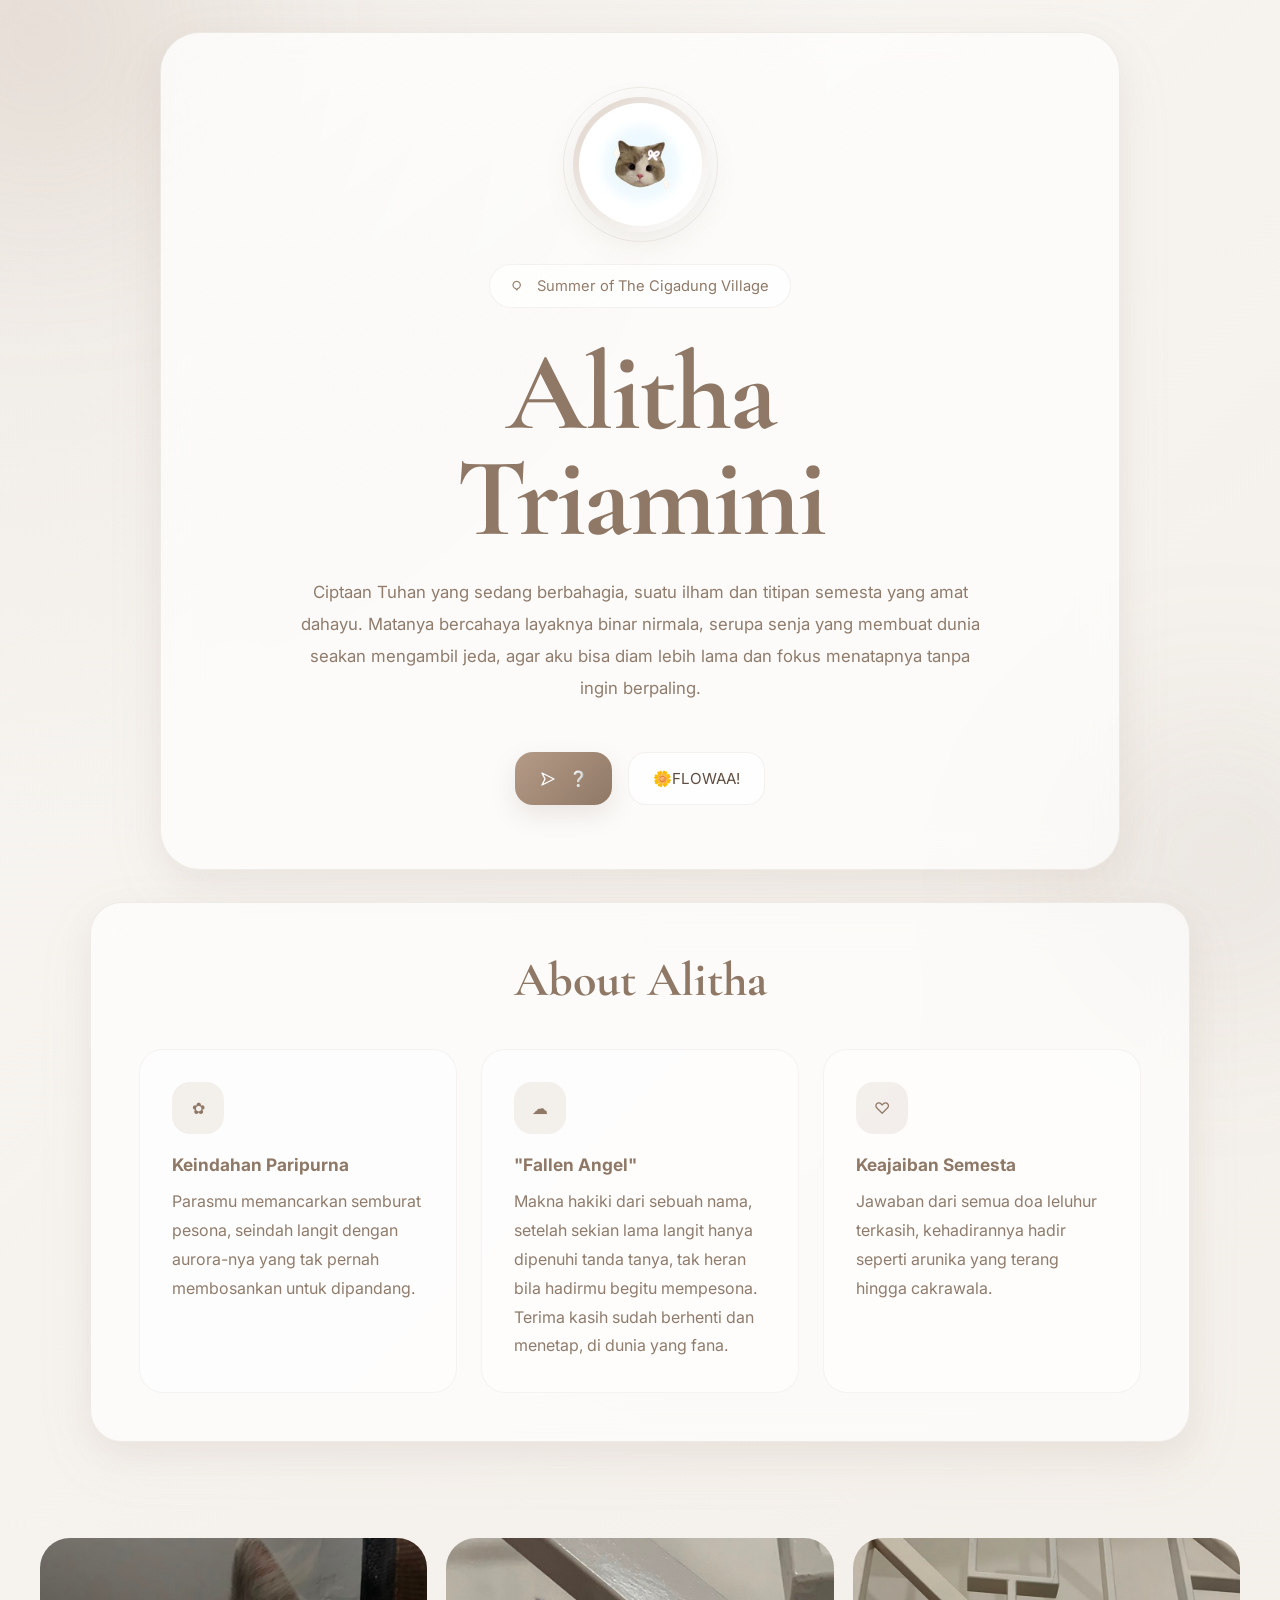
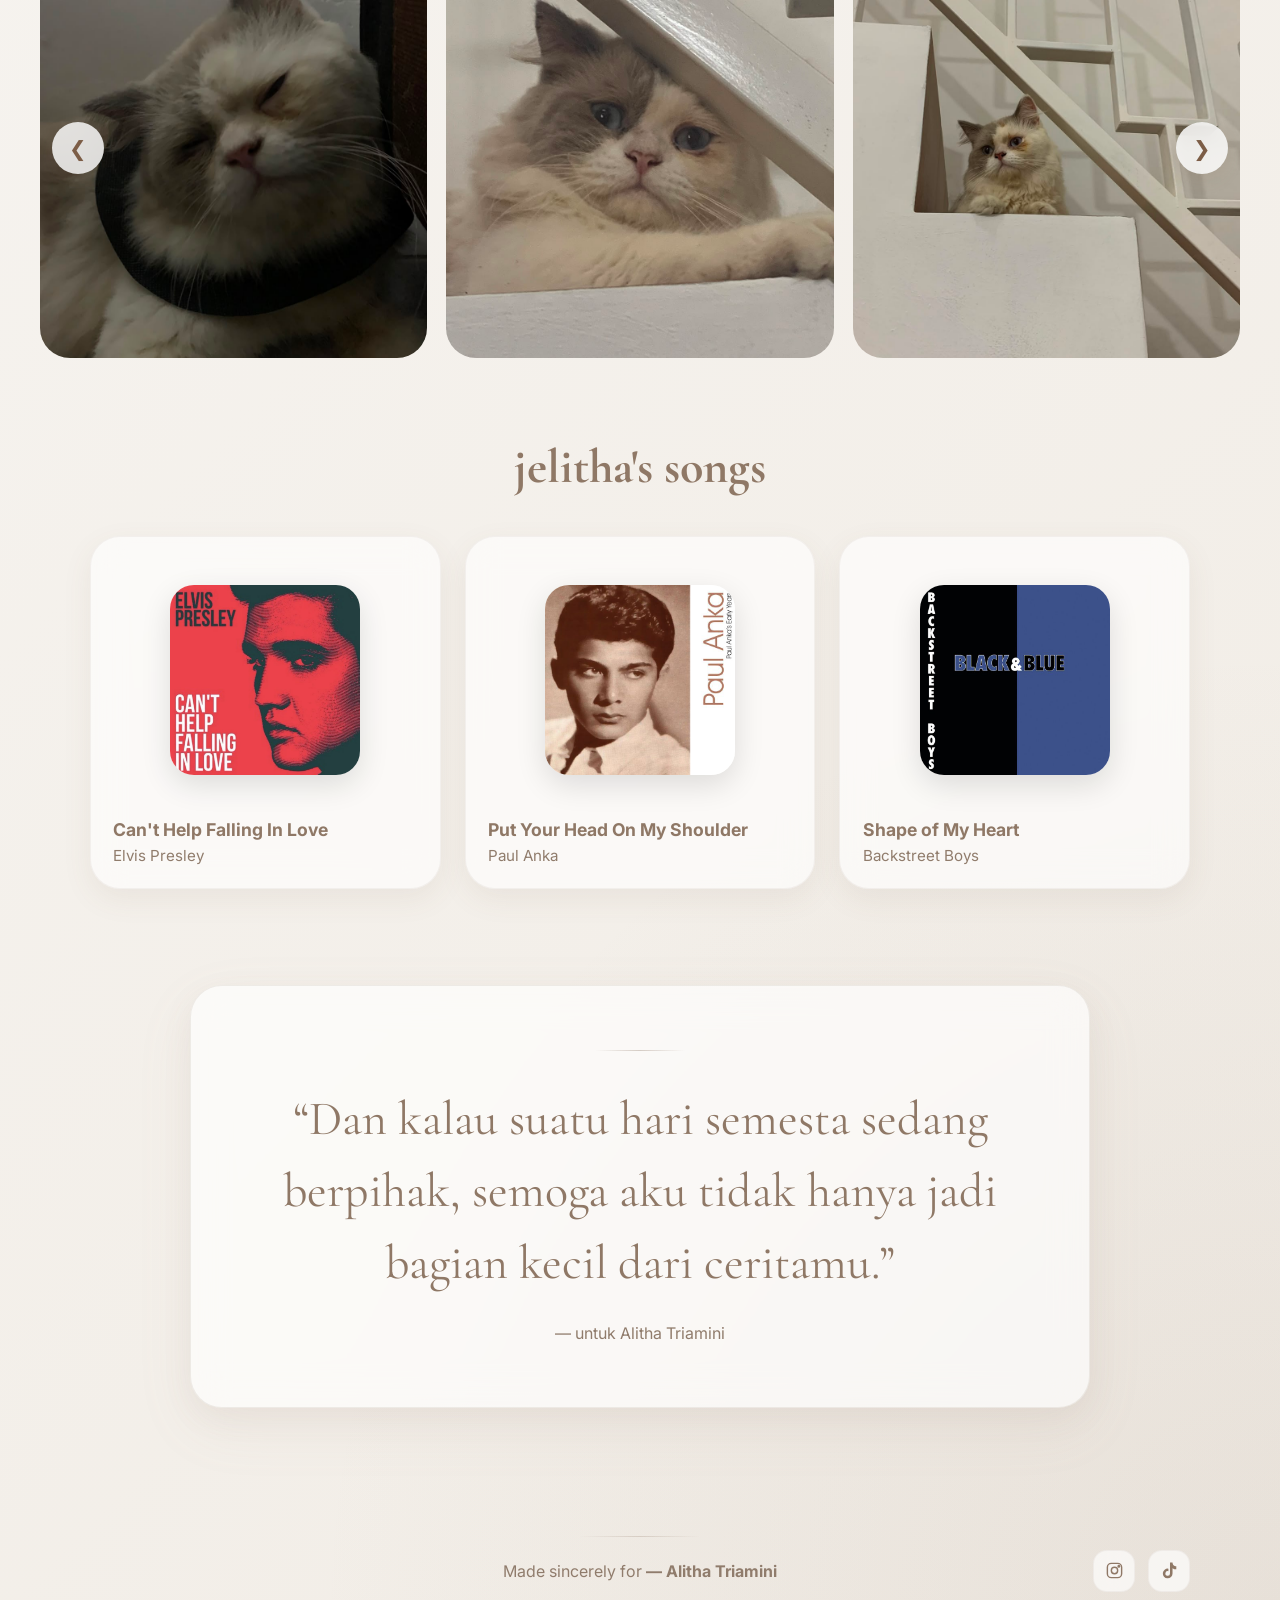
<file: index.html>
<!doctype html>
<html lang="id">
  <head>
    <meta charset="UTF-8" />

    <meta name="viewport" content="width=device-width, initial-scale=1.0" />

    <meta name="robots" content="noindex, nofollow" />

    <title>Alitha Triamini</title>

    <link rel="icon" type="image/png" href="/img/cheesecake.jpg" />

    <!-- FONT -->

    <link rel="preconnect" href="https://fonts.googleapis.com" />

    <link rel="preconnect" href="https://fonts.gstatic.com" crossorigin />

    <link
      href="https://fonts.googleapis.com/css2?family=Cormorant+Garamond:wght@500;600;700&family=Inter:wght@300;400;500;600&display=swap"
      rel="stylesheet"
    />
    <link rel="stylesheet" href="triamini.css" />
  </head>

  <body>
    <!-- BACKGROUND -->

    <div class="bg-blur bg-1"></div>
    <div class="bg-blur bg-2"></div>

    <!-- HERO -->

    <section class="hero">
      <div class="hero-card">
        <div class="avatar-wrapper" id="avatarToggle">
          <img
            src="/img/Screenshot 2026-05-26 220601.png"
            alt="cat avatar"
            class="avatar-image"
            id="avatarImage"
          />
        </div>

        <div class="badge">
          <svg
            xmlns="http://www.w3.org/2000/svg"
            fill="none"
            viewBox="0 0 24 24"
            stroke="currentColor"
            stroke-width="1.8"
          >
            <path
              stroke-linecap="round"
              stroke-linejoin="round"
              d="M9.813 15.904 9 18l-1.813-2.096a5.5 5.5 0 1 1 2.626 0Z"
            />
          </svg>

          Summer of The Cigadung Village
        </div>

        <h1 class="hero-name">
          Alitha
          <br />
          Triamini
        </h1>

        <p class="hero-subtitle">
          Ciptaan Tuhan yang sedang berbahagia, suatu ilham dan titipan semesta
          yang amat dahayu. Matanya bercahaya layaknya binar nirmala, serupa
          senja yang membuat dunia seakan mengambil jeda, agar aku bisa diam
          lebih lama dan fokus menatapnya tanpa ingin berpaling.
        </p>

        <div class="button-group">
          <button class="btn-primary" onclick="openPopup()">
            <svg
              xmlns="http://www.w3.org/2000/svg"
              fill="none"
              viewBox="0 0 24 24"
              stroke="currentColor"
              stroke-width="1.8"
            >
              <path
                stroke-linecap="round"
                stroke-linejoin="round"
                d="m4 4 16 8-16 8 4-8-4-8Z"
              />
            </svg>

            ❔
          </button>

          <button class="btn-secondary" onclick="flowerFrame()">
            🌼FLOWAA!
          </button>
        </div>
      </div>
    </section>

    <!-- ABOUT -->

    <section class="about">
      <div class="about-card">
        <h2 class="section-title">About Alitha</h2>

        <div class="about-grid">
          <div class="about-item">
            <div class="about-icon">✿</div>

            <h3>Keindahan Paripurna</h3>

            <p>
              Parasmu memancarkan semburat pesona, seindah langit dengan
              aurora-nya yang tak pernah membosankan untuk dipandang.
            </p>
          </div>

          <div class="about-item">
            <div class="about-icon">☁</div>

            <h3>"Fallen Angel"</h3>

            <p>
              Makna hakiki dari sebuah nama, setelah sekian lama langit hanya
              dipenuhi tanda tanya, tak heran bila hadirmu begitu mempesona.
              Terima kasih sudah berhenti dan menetap, di dunia yang fana.
            </p>
          </div>

          <div class="about-item">
            <div class="about-icon">♡</div>

            <h3>Keajaiban Semesta</h3>

            <p>
              Jawaban dari semua doa leluhur terkasih, kehadirannya hadir
              seperti arunika yang terang hingga cakrawala.
            </p>
          </div>
        </div>
      </div>
    </section>

    <!-- CAROUSEL -->

    <div class="cat-carousel">
      <button class="carousel-btn prev" onclick="moveSlide(-1)">
        &#10094;
      </button>

      <div class="carousel-track" id="carouselTrack">
        <div class="cat-slide">
          <img
            src="/img/WhatsApp Image 2026-05-26 at 01.07.24.jpeg"
            alt="cat 1"
          />
        </div>

        <div class="cat-slide">
          <img
            src="/img/WhatsApp Image 2026-05-26 at 01.07.42.jpeg"
            alt="cat 2"
          />
        </div>

        <div class="cat-slide">
          <img
            src="/img/WhatsApp Image 2026-05-26 at 01.07.43.jpeg"
            alt="cat 3"
          />
        </div>

        <div class="cat-slide">
          <img
            src="/img/WhatsApp Image 2026-05-26 at 01.07.44.jpeg"
            alt="cat 4"
          />
        </div>

        <div class="cat-slide">
          <img
            src="/img/WhatsApp Image 2026-05-26 at 01.07.47.jpeg"
            alt="cat 5"
          />
        </div>
      </div>

      <button class="carousel-btn next" onclick="moveSlide(1)">&#10095;</button>
    </div>

    <!-- SPOTIFY -->

    <section class="spotify-section">
      <h2 class="spotify-title">jelitha's songs</h2>

      <div class="spotify-grid">
        <!-- CARD 1 -->

        <div class="spotify-card" onclick="playSong(0)">
          <div class="vinyl-wrap">
            <img
              src="/albumcard/I Can’t Help Falling In Love With You.jfif"
              class="album-cover"
            />

            <div class="vinyl"></div>
          </div>

          <div class="spotify-info">
            <h3>Can't Help Falling In Love</h3>

            <p>Elvis Presley</p>
          </div>
        </div>

        <!-- CARD 2 -->

        <div class="spotify-card" onclick="playSong(1)">
          <div class="vinyl-wrap">
            <img src="/albumcard/Paul Anka.jfif" class="album-cover" />

            <div class="vinyl"></div>
          </div>

          <div class="spotify-info">
            <h3>Put Your Head On My Shoulder</h3>

            <p>Paul Anka</p>
          </div>
        </div>

        <!-- CARD 3 -->

        <div class="spotify-card" onclick="playSong(2)">
          <div class="vinyl-wrap">
            <img src="/albumcard/Shape of My Heart.jfif" class="album-cover" />

            <div class="vinyl"></div>
          </div>

          <div class="spotify-info">
            <h3>Shape of My Heart</h3>

            <p>Backstreet Boys</p>
          </div>
        </div>
      </div>

      <!-- AUDIO -->

      <audio
        id="audio0"
        src="/music/Elvis Presley - Can't Help Falling in Love (Lyrics).mp3"
      ></audio>

      <audio
        id="audio1"
        src="/music/Paul Anka - Put Your Head on My Shoulder (Lyrics).mp3"
      ></audio>

      <audio
        id="audio2"
        src="/music/Backstreet Boys - Shape of My Heart (Lyrics).mp3"
      ></audio>
    </section>

    <!-- QUOTE -->

    <section class="quote-section">
      <div class="quote-card">
        <div class="quote-divider"></div>

        <blockquote>
          “Dan kalau suatu hari semesta sedang berpihak, semoga aku tidak hanya
          jadi bagian kecil dari ceritamu.”
        </blockquote>

        <cite>— untuk Alitha Triamini</cite>
      </div>
    </section>

    <!-- FOOTER -->

    <footer>
      <div class="footer-line"></div>

      <div class="footer-wrapper">
        <p class="footer-text">
          Made sincerely for
          <strong>— Alitha Triamini</strong>
        </p>

        <div class="footer-social">
          <a
            href="https://www.instagram.com/_aleethaa/"
            target="_blank"
            class="social-icon"
          >
            <!-- INSTAGRAM -->
            <svg
              xmlns="http://www.w3.org/2000/svg"
              viewBox="0 0 24 24"
              fill="none"
              stroke="currentColor"
              stroke-width="1.8"
            >
              <rect x="3" y="3" width="18" height="18" rx="5"></rect>

              <circle cx="12" cy="12" r="4"></circle>

              <circle cx="17.5" cy="6.5" r="1"></circle>
            </svg>
          </a>

          <a
            href="https://www.tiktok.com/@aalethaaa"
            target="_blank"
            class="social-icon"
          >
            <!-- TIKTOK -->
            <svg
              xmlns="http://www.w3.org/2000/svg"
              viewBox="0 0 24 24"
              fill="currentColor"
            >
              <path
                d="M19.59 6.69a4.83 4.83 0 0 1-3.77-4.68h-3.2v13.73a2.9 2.9 0 1 1-2-2.77V9.69a6.13 6.13 0 1 0 5.2 6.05V9.01a8.05 8.05 0 0 0 4.77 1.56V6.69Z"
              />
            </svg>
          </a>
        </div>
      </div>
    </footer>

    <!-- POPUP -->

    <div class="popup" id="popup">
      <div class="popup-card">
        <h3>A Little Message</h3>

        <p>
          “Taqabbalallahu minna wa minkum taqabbal ya karim, minal aidzin wal
          faidzin, mohon maaf lahir dan batin dari Mahesa & keluarga. May this
          day bring warmth, peace, and may Allah bless our lives with joy and
          prosperity. I wish the universe gives you all the good and genuine
          things you deserve (dapet dari tiktok kalimatnya, bagus yak). Semoga
          kamu dan keluargamu selalu diberikan kesehatan, kebahagiaan, serta
          dilimpahkan banyak hal baik di hari yang penuh berkah ini, aamiin.
          Happy Eid Al Adha 2026! 🌙”
        </p>

        <button class="btn-primary" onclick="closePopup()">Close</button>
      </div>
    </div>

    <script src="alitha.js"></script>
  </body>
</html>
</file>
<file: triamini.css>
/* =========================
         RESET
      ========================= */

* {
  margin: 0;
  padding: 0;
  box-sizing: border-box;
}

:root {
  --bg: #f8f6f3;
  --bg-soft: #f1ece5;

  --brown: #8f7866;
  --brown-soft: #b49b87;

  --cream: #fffdfb;
  --white: #ffffff;

  --text: #5f4d40;
  --muted: #907c6c;

  --glass: rgba(255, 255, 255, 0.65);
  --border: rgba(143, 120, 102, 0.12);

  --shadow:
    0 10px 30px rgba(143, 120, 102, 0.08), 0 20px 60px rgba(180, 155, 135, 0.08);
}

body {
  font-family: "Inter", sans-serif;

  min-height: 100vh;

  overflow-x: hidden;

  color: var(--text);

  background:
    radial-gradient(
      circle at top left,
      rgba(180, 155, 135, 0.14),
      transparent 25%
    ),
    radial-gradient(
      circle at bottom right,
      rgba(143, 120, 102, 0.1),
      transparent 28%
    ),
    linear-gradient(135deg, var(--bg), var(--bg-soft));
}

img {
  display: block;
  width: 100%;
}

button {
  border: none;

  cursor: pointer;

  font-family: inherit;

  transition: 0.35s ease;
}

button:hover {
  transform: translateY(-4px);
}

/* =========================
         BACKGROUND BLUR
      ========================= */

.bg-blur {
  position: fixed;

  z-index: -1;

  border-radius: 999px;

  filter: blur(100px);

  opacity: 0.5;
}

.bg-1 {
  top: -120px;
  left: -120px;

  width: 320px;
  height: 320px;

  background: rgba(180, 155, 135, 0.35);
}

.bg-2 {
  right: -80px;
  bottom: -100px;

  width: 280px;
  height: 280px;

  background: rgba(143, 120, 102, 0.22);
}

.hero-card,
.about-card,
.spotify-card,
.quote-card,
.popup-card {
  position: relative;
  z-index: 2;
}

/* =========================
         HERO
      ========================= */

.hero {
  position: relative;

  display: flex;
  align-items: center;
  justify-content: center;

  min-height: 100vh;

  padding: 2rem;
}

.hero-card {
  position: relative;

  width: 100%;
  max-width: 960px;

  overflow: hidden;

  padding: 4rem 3rem;

  text-align: center;

  border: 1px solid var(--border);
  border-radius: 40px;

  backdrop-filter: blur(18px);

  background: var(--glass);

  box-shadow: var(--shadow);
}

.hero-card::before {
  content: "";

  position: absolute;

  inset: 0;

  pointer-events: none;

  background: linear-gradient(
    145deg,
    rgba(255, 255, 255, 0.4),
    transparent 40%
  );
}

/* AVATAR */

.avatar-wrapper {
  position: relative;
  cursor: pointer;

  width: 135px;
  height: 135px;

  margin: 0 auto 2rem;

  padding: 6px;

  border-radius: 50%;

  background: linear-gradient(
    135deg,
    rgba(180, 155, 135, 0.4),
    rgba(255, 255, 255, 0.8)
  );

  box-shadow: 0 10px 30px rgba(143, 120, 102, 0.12);
  transition: transform 0.35s ease;
}

.avatar-wrapper:hover {
  transform: scale(1.04);
}

.avatar-wrapper::after {
  content: "";

  position: absolute;

  inset: -10px;

  border: 1px solid rgba(143, 120, 102, 0.12);

  border-radius: 50%;
}

.avatar-image {
  height: 100%;

  border-radius: 50%;

  object-fit: cover;
  transition:
    opacity 0.25s ease,
    transform 0.35s ease;
}

/* BADGE */

.badge {
  display: inline-flex;
  align-items: center;
  gap: 0.6rem;

  margin-bottom: 2rem;

  padding: 0.75rem 1.3rem;

  border: 1px solid rgba(143, 120, 102, 0.1);
  border-radius: 999px;

  background: rgba(255, 255, 255, 0.7);

  color: var(--brown);

  font-size: 0.92rem;
}

.badge svg {
  width: 16px;
  height: 16px;
}

/* TITLE */

.hero-name {
  margin-bottom: 1.5rem;

  font-family: "Cormorant Garamond", serif;

  font-size: clamp(4rem, 9vw, 7rem);

  line-height: 0.95;

  letter-spacing: -2px;

  color: var(--brown);
}

.hero-subtitle {
  max-width: 680px;

  margin: auto;

  color: var(--muted);

  line-height: 1.9;

  font-size: 1.05rem;
}

/* BUTTONS */

.button-group {
  display: flex;
  justify-content: center;
  gap: 1rem;
  flex-wrap: wrap;

  margin-top: 3rem;
}

.btn-primary,
.btn-secondary {
  display: flex;
  align-items: center;
  gap: 0.7rem;

  padding: 1rem 1.5rem;

  border-radius: 18px;

  font-size: 0.95rem;
}

.btn-primary {
  color: white;

  background: linear-gradient(135deg, var(--brown-soft), var(--brown));

  box-shadow: 0 10px 25px rgba(143, 120, 102, 0.16);
}

.btn-secondary {
  border: 1px solid rgba(143, 120, 102, 0.1);

  background: rgba(255, 255, 255, 0.7);

  color: var(--text);
}

.button-group svg {
  width: 18px;
  height: 18px;
}

/* =========================
         ABOUT
      ========================= */

.about {
  padding: 0 2rem 6rem;
}

.about-card {
  max-width: 1100px;

  margin: auto;

  padding: 3rem;

  border: 1px solid var(--border);
  border-radius: 32px;

  backdrop-filter: blur(18px);

  background: var(--glass);

  box-shadow: var(--shadow);
}

.section-title {
  margin-bottom: 2.5rem;

  text-align: center;

  font-family: "Cormorant Garamond", serif;

  font-size: 3rem;

  color: var(--brown);
}

.about-grid {
  display: grid;

  grid-template-columns: repeat(auto-fit, minmax(240px, 1fr));

  gap: 1.5rem;
}

.about-item {
  padding: 2rem;

  border: 1px solid rgba(143, 120, 102, 0.08);
  border-radius: 24px;

  background: rgba(255, 255, 255, 0.55);

  transition: 0.35s ease;
}

.about-item:hover {
  transform: translateY(-6px);
}

.about-icon {
  display: flex;
  align-items: center;
  justify-content: center;

  width: 52px;
  height: 52px;

  margin-bottom: 1.2rem;

  border-radius: 18px;

  background: rgba(180, 155, 135, 0.15);

  color: var(--brown);
}

.about-item h3 {
  margin-bottom: 0.8rem;

  color: var(--brown);

  font-size: 1.08rem;
}

.about-item p {
  color: var(--muted);

  line-height: 1.8;
}

/* =========================
         CAROUSEL
      ========================= */

.cat-carousel {
  position: relative;

  width: 100%;
  max-width: 1200px;

  margin: 0 auto 5rem;

  overflow: hidden;
}

.carousel-track {
  display: flex;

  gap: 1.2rem;

  transition: transform 0.6s ease;
}

.cat-slide {
  flex: 0 0 calc(33.333% - 0.8rem);
}

.cat-slide img {
  height: 420px;

  border-radius: 30px;

  object-fit: cover;
  object-position: center;

  transition: 0.35s ease;
}

.cat-slide img:hover {
  transform: translateY(-6px) scale(1.02);
}

/* BUTTON */

.carousel-btn {
  position: absolute;

  top: 50%;

  z-index: 10;

  width: 52px;
  height: 52px;

  border-radius: 50%;

  backdrop-filter: blur(10px);

  background: rgba(255, 255, 255, 0.82);

  color: #7c5d46;

  font-size: 1.3rem;

  transform: translateY(-50%);

  box-shadow: 0 6px 18px rgba(120, 90, 60, 0.12);
}

.carousel-btn:hover {
  transform: translateY(-50%) scale(1.08);

  background: #fff;
}

.carousel-btn.prev {
  left: 12px;
}

.carousel-btn.next {
  right: 12px;
}

/* =========================
         SPOTIFY
      ========================= */

.spotify-section {
  padding: 0 2rem 6rem;
}

.spotify-title {
  margin-bottom: 2.5rem;

  text-align: center;

  font-family: "Cormorant Garamond", serif;

  font-size: 3rem;

  color: var(--brown);
}

.spotify-grid {
  display: grid;

  grid-template-columns: repeat(auto-fit, minmax(260px, 1fr));

  gap: 1.5rem;

  max-width: 1100px;

  margin: auto;
}

.spotify-card {
  cursor: pointer;

  padding: 1.4rem;

  border: 1px solid rgba(143, 120, 102, 0.08);
  border-radius: 30px;

  backdrop-filter: blur(16px);

  background: rgba(255, 255, 255, 0.62);

  box-shadow: 0 10px 30px rgba(120, 90, 60, 0.08);

  transition: 0.35s ease;
}

.spotify-card:hover {
  transform: translateY(-6px);
}

/* VINYL */

.vinyl-wrap {
  position: relative;

  display: flex;
  align-items: center;
  justify-content: center;

  width: 100%;
  height: 240px;

  margin-bottom: 1.2rem;
}

.album-cover {
  position: absolute;
  z-index: 2;

  width: 190px;
  height: 190px;

  border-radius: 24px;

  object-fit: cover;

  box-shadow: 0 10px 30px rgba(0, 0, 0, 0.12);
}

.vinyl {
  position: absolute;
  z-index: 1;

  left: 50%;

  width: 190px;
  height: 190px;

  border-radius: 50%;

  transform: translateX(-50%);

  transition: 0.7s ease;

  background: radial-gradient(
    circle at center,
    #111 0 18px,
    #333 18px 24px,
    #111 24px
  );
}

.spotify-card.playing .vinyl {
  transform: translateX(52px) rotate(360deg);

  animation: spin 3s linear infinite;
}

@keyframes spin {
  from {
    transform: translateX(52px) rotate(0deg);
  }

  to {
    transform: translateX(52px) rotate(360deg);
  }
}

.spotify-info h3 {
  margin-bottom: 0.4rem;

  color: var(--brown);

  font-size: 1.1rem;
}

.spotify-info p {
  color: var(--muted);

  font-size: 0.95rem;
}

/* =========================
         QUOTE
      ========================= */

.quote-section {
  padding: 0 2rem 6rem;
}

.quote-card {
  max-width: 900px;

  margin: auto;

  padding: 4rem 2rem;

  text-align: center;

  border: 1px solid var(--border);
  border-radius: 32px;

  backdrop-filter: blur(18px);

  background: var(--glass);

  box-shadow: var(--shadow);
}

.quote-divider {
  width: 90px;
  height: 1px;

  margin: 0 auto 2rem;

  background: linear-gradient(
    to right,
    transparent,
    rgba(143, 120, 102, 0.35),
    transparent
  );
}

blockquote {
  margin-bottom: 1.5rem;

  font-family: "Cormorant Garamond", serif;

  font-size: clamp(2rem, 4vw, 3rem);

  line-height: 1.5;

  color: var(--brown);
}

cite {
  font-style: normal;

  color: var(--muted);
}

/* =========================
         FOOTER
      ========================= */

footer {
  padding: 2rem;

  text-align: center;

  color: var(--muted);
}

.footer-wrapper {
  position: relative;

  max-width: 1100px;

  margin: auto;
}

.footer-text {
  text-align: center;

  color: var(--muted);
}

.footer-social {
  position: absolute;

  top: 50%;
  right: 0;

  display: flex;
  align-items: center;
  gap: 0.8rem;

  transform: translateY(-50%);
}

.social-icon {
  display: flex;
  align-items: center;
  justify-content: center;

  width: 42px;
  height: 42px;

  border-radius: 14px;

  color: var(--brown);

  background: rgba(255, 255, 255, 0.65);

  border: 1px solid rgba(143, 120, 102, 0.08);

  backdrop-filter: blur(10px);

  transition: 0.35s ease;
}

.social-icon svg {
  width: 19px;
  height: 19px;
}

.social-icon:hover {
  transform: translateY(-4px);

  background: rgba(255, 255, 255, 0.92);

  color: var(--brown-soft);

  box-shadow: 0 8px 20px rgba(143, 120, 102, 0.12);
}

/* MOBILE */

@media (max-width: 640px) {
  .footer-wrapper {
    display: flex;
    flex-direction: column;
    align-items: center;

    gap: 1rem;
  }

  .footer-social {
    position: static;

    transform: none;
  }
}

.footer-line {
  width: 120px;
  height: 1px;

  margin: 0 auto 1.5rem;

  background: linear-gradient(
    to right,
    transparent,
    rgba(143, 120, 102, 0.25),
    transparent
  );
}

/* =========================
         POPUP
      ========================= */

.popup {
  position: fixed;

  inset: 0;

  z-index: 999999;

  display: flex;
  align-items: center;
  justify-content: center;

  padding: 1.5rem;

  opacity: 0;
  visibility: hidden;

  transition: 0.3s ease;

  background: rgba(70, 57, 46, 0.35);
}

.popup.active {
  opacity: 1;
  visibility: visible;
}

.popup-card {
  width: 100%;
  max-width: 520px;

  padding: 2.5rem;

  text-align: center;

  border: 1px solid rgba(143, 120, 102, 0.08);
  border-radius: 28px;

  background: #fffdfb;

  box-shadow: var(--shadow);
}

.popup-card h3 {
  margin-bottom: 1rem;

  font-family: "Cormorant Garamond", serif;

  font-size: 2.2rem;

  color: var(--brown);
}

.popup-card p {
  margin-bottom: 2rem;

  color: var(--muted);

  line-height: 1.9;
}

/* =========================
         CAT FLOAT
      ========================= */

.cat-float {
  position: fixed;

  z-index: 99999;

  width: 48px;
  height: 48px;

  pointer-events: none;

  animation: catPop 1.8s ease-out forwards;
}

@keyframes catPop {
  0% {
    opacity: 0;

    transform: translate(-50%, -50%) scale(0.4) rotate(-10deg);
  }

  20% {
    opacity: 1;
  }

  100% {
    opacity: 0;

    transform: translate(-50%, -220px) scale(1.15) rotate(14deg);
  }
}

/* =========================
         FLOWER FRAME
      ========================= */

.flower-frame {
  position: fixed;

  z-index: 9999;

  width: 34px;
  height: 34px;

  pointer-events: none;

  animation: bloom 0.8s ease forwards;
}

@keyframes bloom {
  from {
    opacity: 0;

    transform: scale(0.2) rotate(-20deg);
  }

  to {
    opacity: 1;

    transform: scale(1) rotate(0);
  }
}

/* =========================
         PARTICLES
      ========================= */

.particle {
  position: fixed;

  z-index: 1;

  width: 10px;
  height: 10px;

  border-radius: 999px;

  pointer-events: none;

  background: radial-gradient(
    circle,
    rgba(255, 244, 220, 0.95) 0%,
    rgba(244, 220, 188, 0.85) 45%,
    rgba(214, 188, 160, 0.45) 100%
  );

  box-shadow:
    0 0 10px rgba(255, 240, 220, 0.7),
    0 0 22px rgba(244, 220, 188, 0.45),
    0 0 36px rgba(214, 188, 160, 0.25);

  animation: floatUp linear forwards;

  mix-blend-mode: multiply;
}

.particle::before {
  content: "";

  position: absolute;

  inset: -4px;

  border-radius: 50%;

  background: rgba(255, 255, 255, 0.4);

  filter: blur(8px);
}

.particle.small {
  width: 4px;
  height: 4px;

  opacity: 0.5;
}

.particle.large {
  width: 10px;
  height: 10px;

  opacity: 0.75;
}

@keyframes floatUp {
  0% {
    opacity: 0;

    transform: translateY(0) translateX(0) scale(0.6);
  }

  15% {
    opacity: 1;
  }

  100% {
    opacity: 0;

    transform: translateY(-260px) translateX(var(--drift)) scale(1.4);
  }
}

/* =========================
         RESPONSIVE
      ========================= */

@media (max-width: 900px) {
  .cat-slide {
    flex: 0 0 calc(50% - 0.6rem);
  }

  .cat-slide img {
    height: 320px;
  }
}

@media (max-width: 768px) {
  .hero-card,
  .about-card,
  .quote-card {
    padding: 2rem;
  }

  .hero-name {
    font-size: 4rem;
  }

  blockquote {
    font-size: 2rem;
  }
}

@media (max-width: 600px) {
  .cat-slide {
    flex: 0 0 100%;
  }

  .cat-slide img {
    height: 280px;
  }
}
</file>
